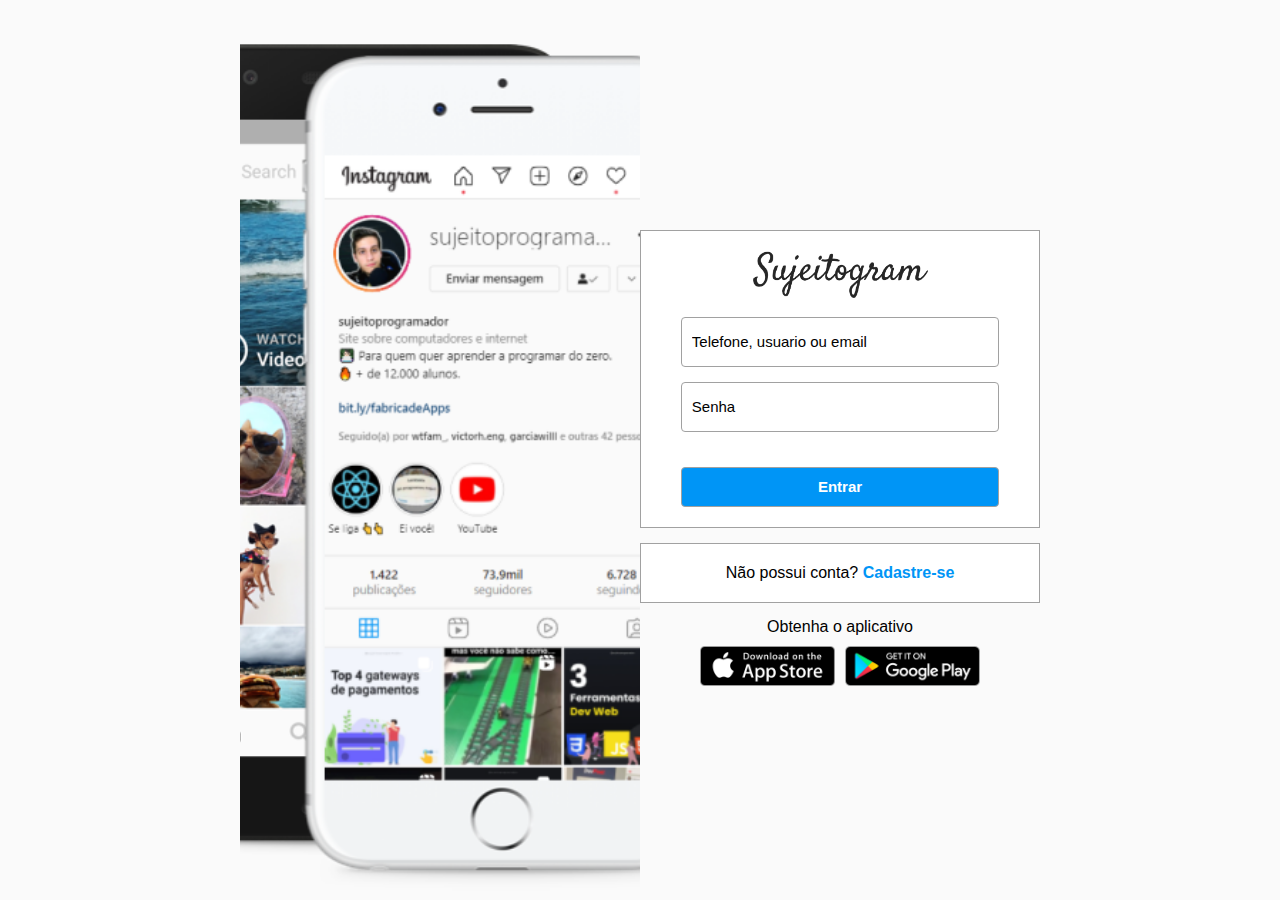
<file: index.html>
<!DOCTYPE html>
<html lang="pt-br">
<head>
    <meta charset="UTF-8">
    <meta name="viewport" content="width=device-width, initial-scale=1.0">
    <link rel="stylesheet" href="style.css">
    <title>Instagram - login</title>
</head>
<body>
    <div class="container">
        <main class="colunas">
            <div class="lado-esquerdo"></div>
            <div class="lado-direito">
                <div class="formulario">
                    <div class="logo">
                        <img src="images/logo.png" alt="logo">
                    </div>
                    <form>
                        <input type="text" name="usuario" id="usuario" placeholder="Telefone, usuario ou email">
                        <input type="password" name="senha" id="senha" placeholder="Senha">


                        <input  type="submit" name="entrar" id="entrar" value="Entrar">
                    </form>
                </div>
                <div class="cadastro">
                    <span>Não possui conta? <a href="signup.html">Cadastre-se</a></span>
                </div>
                <span class="obtenha">Obtenha o aplicativo</span>
                <div class="imgs">
                    <a href="#"><img src="images/appstore.png" alt="appstore"></a>
                    <a href="#"><img src="images/googleplay.png" alt="googleplay"></a>
                </div>
            </div>
        </main>
        <footer class="footer-container">
        </footer>
    </div>
</body>
</html>
</file>
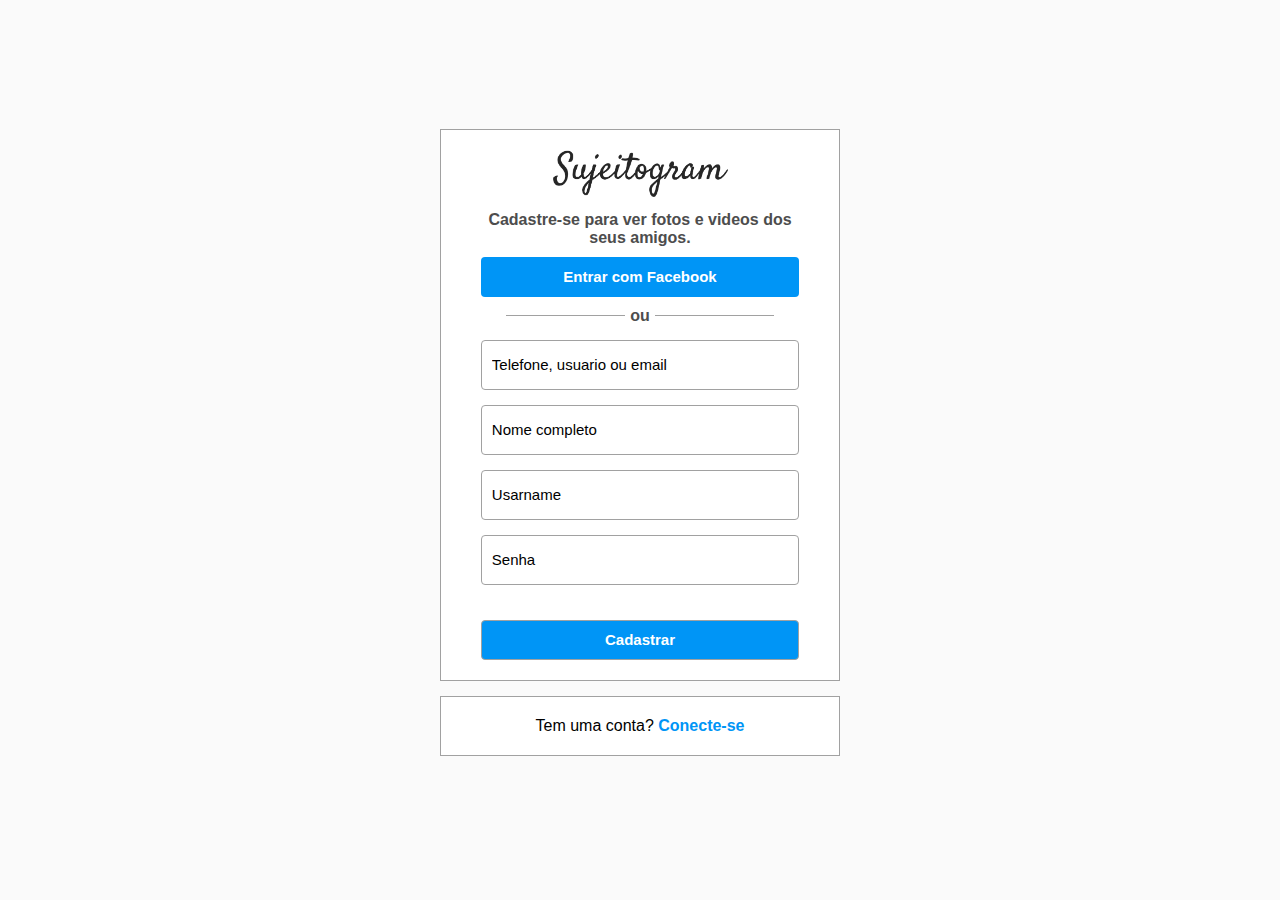
<file: signup.html>
<!DOCTYPE html>
<html lang="pt-br">
<head>
    <meta charset="UTF-8">
    <meta name="viewport" content="width=device-width, initial-scale=1.0">
    <link rel="stylesheet" href="style.css">
    <title>sign up - Instagram</title>
</head>
<body>
    <div class="container-sign">
            <div class="formulario sign">
                <div class="logo">
                    <img src="images/logo.png" alt="logo">
                </div>
                <div class="descricao">
                    <span>Cadastre-se para ver fotos e videos dos seus amigos.</span>
                </div>

                <div class="facebook">
                    <button>Entrar com Facebook</button>
                </div>

                <div class="separacao">
                    <div class="linha"></div>
                    <div class="tag">ou</div>
                    <div class="linha"></div>
                </div>

                <form>
                    <input type="text" name="usuario" id="usuario" placeholder="Telefone, usuario ou email">
                    <input type="text" name="nomecompleto" id="nomecompleto" placeholder="Nome completo">
                    <input type="text" name="username" id="username" placeholder="Usarname">
                    <input type="password" name="senha" id="senha" placeholder="Senha">
                    
                    
                    <input  type="submit" name="entrar" id="entrar" value="Cadastrar">
                </form>
            </div>
            <footer class="conecte">
                <span>Tem uma conta? <a href="index.html">Conecte-se</a></span>
            </footer>
    </div>
</body>
</html>
</file>
<file: style.css>
*{
    margin: 0;
    padding: 0;
    box-sizing: border-box;
    outline: none;
}

body{
    background-color: #fafafa;
    font-family: Arial, Helvetica, sans-serif;
    font-size: 16px;
    overflow-x: hidden;
}

html{
    overflow-x: hidden;
}

.container{
    height: 100vh;
    width: 100%;
    display: flex;
    flex-direction: column;
    justify-content: center;
    align-items: center;
    padding-top: 20px;
}

.colunas{
    height: 100%;
    display: flex;
    width: 800px;
}


.lado-esquerdo{
    flex-grow: 1;
    width: 50%;
    background-image: url("images/main-foto.png");
    background-position: center;
    background-size: cover;
    
}

.lado-direito{
    flex-grow: 1;
    width: 50%;
    display: flex;
    flex-direction: column;
    justify-content: center;
    align-items: center;
}

.logo img{
    width: 175px;
}

.formulario{
    display: flex;
    flex-direction: column;
    align-items: center;
    justify-content: center;
    border: 1px solid #a1a1a1;
    width: 100%;
    padding-top: 20px;
    background-color: #fff;
}

.formulario form{
    margin-top: 15px;
    display: flex;
    flex-direction: column;
    align-items: center;
    justify-content: center;
    width: 100%;
    gap: 15px;
}
.formulario input{
    height: 50px;
    padding: 10px;
    width: 80%;
    border-radius: 4px;
    color: #000;
    border: 1px solid #a1a1a1;
    font-size: 16px;
}

.formulario input::placeholder{
    font-size: 15px;
    color: #000;
}

#entrar{
    font-size: 15px;
    padding: 0;
    text-align: center;
    height: 40px;
    background-color: #0095f6;
    cursor: pointer;
    font-weight: bold;
    color: #fff;
    margin: 20px 0;
}

.cadastro, .conecte{
    margin: 15px 0;
    display: flex;
    flex-direction: column;
    align-items: center;
    justify-content: center;
    border: 1px solid #a1a1a1;
    width: 100%;
    padding: 20px 0;
    background-color: #fff;
}



.cadastro span a, .conecte span a{
    text-decoration: none;
    font-weight: bold;
    color: #0095f6;
}

.container-sign{
    min-height: 100vh;
    width: 100%;
    display: flex;
    flex-direction: column;
    justify-content: center;
    align-items: center;
    padding: 20px;
}

.sign, .conecte{
    width: 400px;
}


.descricao{
    text-align: center;
    padding: 10px 40px;
}

.descricao span{
    font-weight: bold;
    color: #4d4d4d;
}

.facebook{
    width: 100%;
    display: flex;
    justify-content: center;
    align-items: center;
}

.facebook button{
    font-size: 15px;
    width: 80%;
    text-align: center;
    height: 40px;
    background-color: #0095f6;
    cursor: pointer;
    font-weight: bold;
    color: #fff;
    border: none;
    border-radius: 4px;

}

.separacao{
    width: 100%;
    display: flex;
    align-items: center;
    justify-content: center;
    margin-top: 10px;
}

.linha{
    height: 1px;
    background-color: #a1a1a1;
    width: 30%;
}

.tag{
    margin: 0 5px;
    color: #4d4d4d;
    font-weight: bold;
}

footer{
    width: 400px;
    display: flex;
    flex-direction: column;
    align-self: center;
    justify-content: center;
}

footer span{
    text-align: center;
}

.imgs{
    display: flex;
    align-items: center;
    justify-content: center;
    margin-top: 10px;
    gap: 10px;
}

.imgs img{
    width: 135px;
}

@media (max-width: 805px){
    .lado-esquerdo{
        display: none;
    }

    .formulario, .cadastro, .conecte{
        width: 400px;
        padding: 10px;
    }
    .imgs img{
        width: 100px;
    }
}

@media (max-width: 430px){
    .formulario, .cadastro, .conecte{
        width: 300px;
        padding: 10px;
    }
}
</file>
